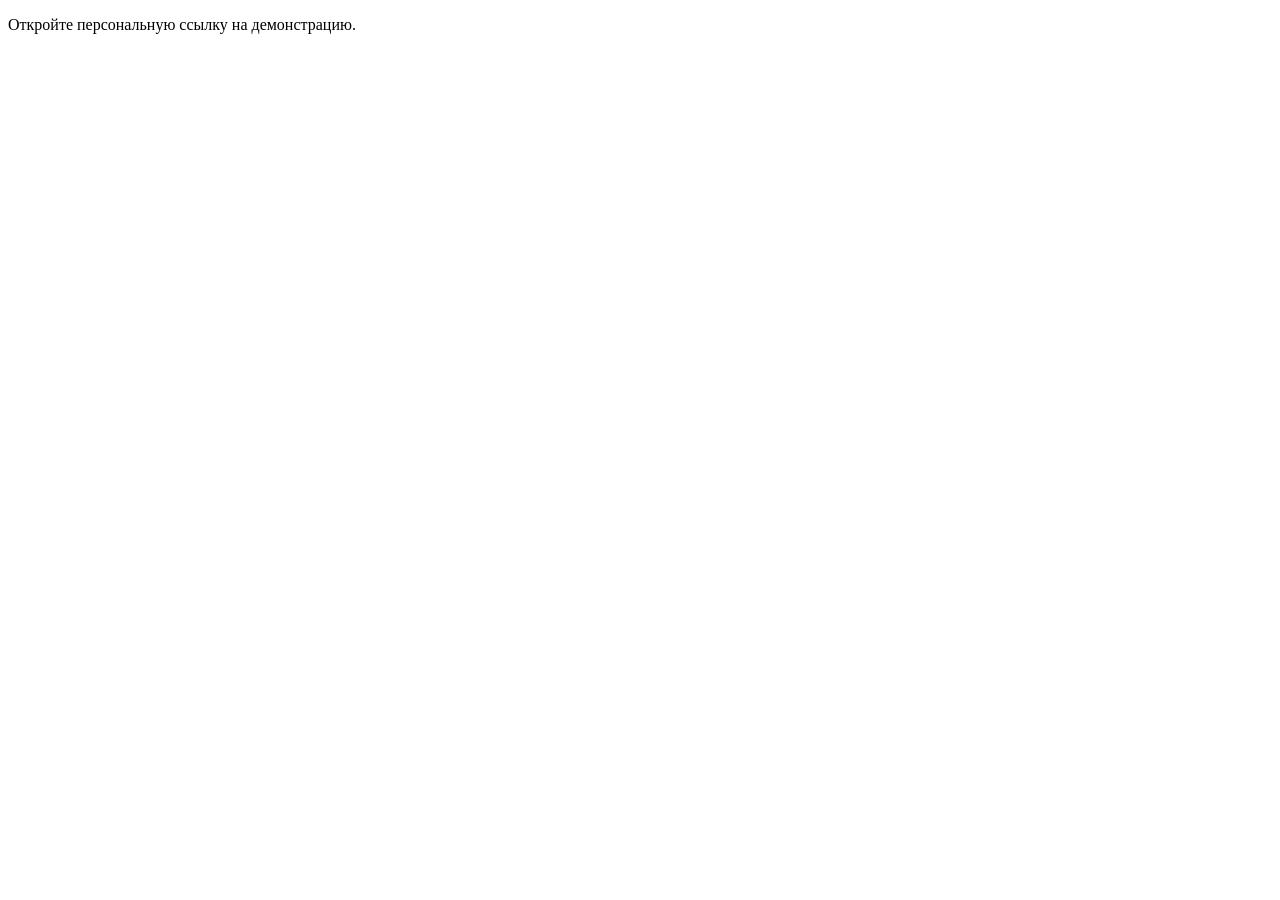
<file: index.html>
<!doctype html><html lang="ru"><meta charset="utf-8"><meta name="robots" content="noindex,nofollow"><title>Демонстрации сайтов</title><body><p>Откройте персональную ссылку на демонстрацию.</p></body></html>
</file>
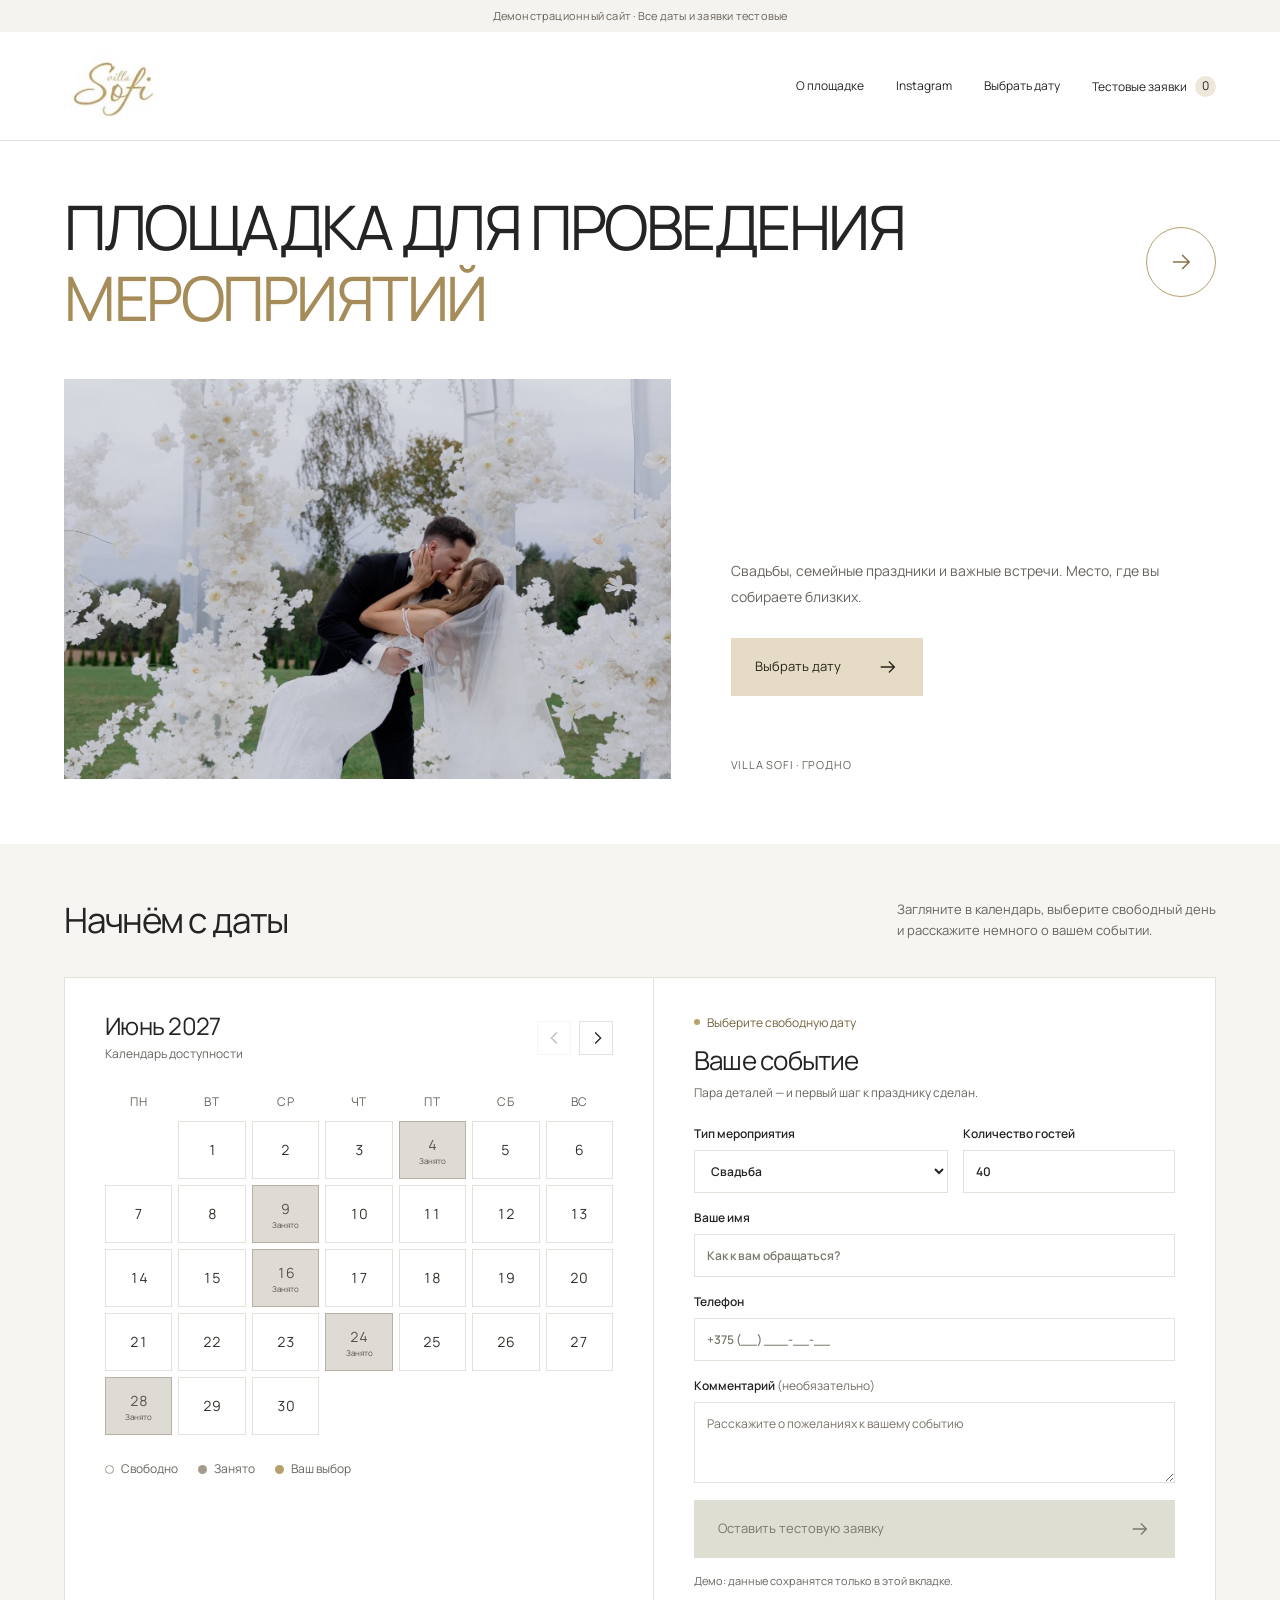
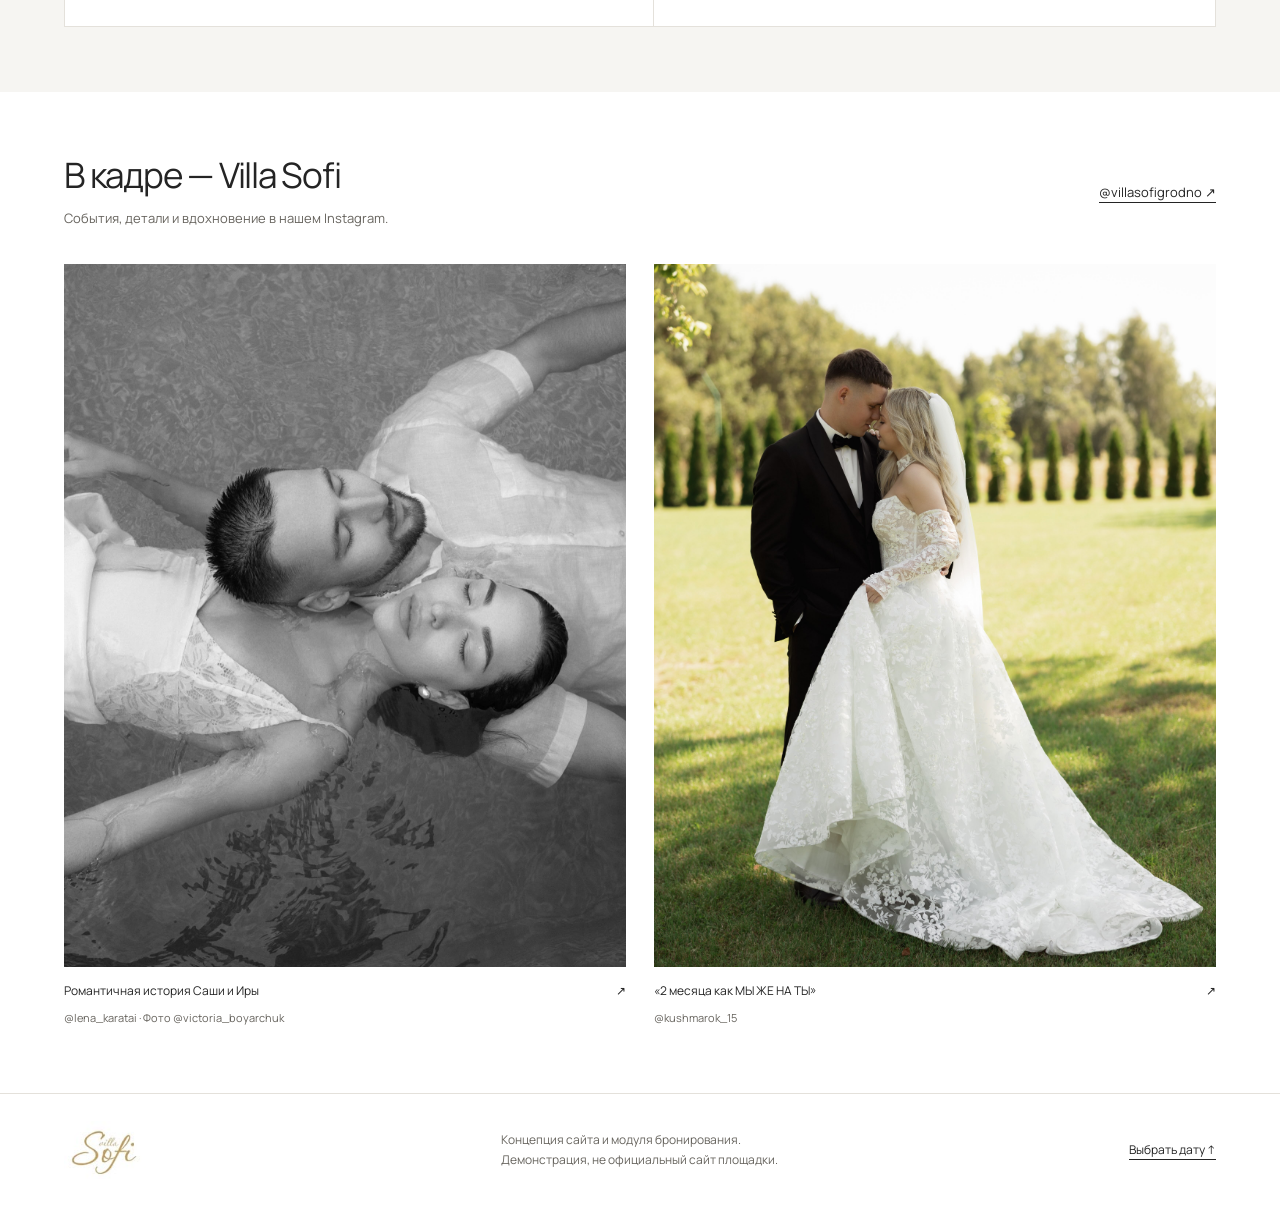
<file: villa-sofi.html>
<!doctype html><html lang="ru"><head><meta charset="utf-8"><meta name="viewport" content="width=device-width,initial-scale=1"><meta name="description" content="Villa Sofi — демонстрация календаря свадебной площадки. Выберите дату и создайте тестовую заявку."><title>Villa Sofi — ваша особенная дата</title><link rel="stylesheet" href="villa-sofi-style.css"><meta name="robots" content="noindex,nofollow"><link rel="stylesheet" href="villa-sofi-brand.css"></head><body>
<div class="demo">Демонстрационный сайт · Все даты и заявки тестовые</div>
<header><a class="brand" href="#"><img src="villa-sofi-logo.png" alt="Villa Sofi" width="114" height="78"></a><nav aria-label="Основная навигация"><a href="#place">О площадке</a><a href="#instagram">Instagram</a><a href="#booking">Выбрать дату</a><button class="text-btn" id="requestsBtn">Тестовые заявки <span id="count">0</span></button></nav></header>
<main><section class="hero" id="place"><div class="hero-title"><h1>Площадка для проведения <em>мероприятий</em></h1><a href="#booking" class="round-link" aria-label="Выбрать дату мероприятия"><svg viewBox="0 0 24 24"><path d="M5 12h14m-6-6 6 6-6 6"/></svg></a></div><div class="hero-bottom"><figure class="hero-photo"><img src="villa-sofi-hero.jpg" alt="Свадебная церемония под белой цветочной аркой в Villa Sofi" fetchpriority="high"></figure><div class="hero-copy"><p>Свадьбы, семейные праздники и важные встречи. Место, где вы собираете близких.</p><a class="primary" href="#booking">Выбрать дату <svg viewBox="0 0 24 24" aria-hidden="true"><path d="M4 12h15m-6-6 6 6-6 6"/></svg></a><div class="hero-note">Villa Sofi · Гродно</div></div></div></section>
<section class="booking" id="booking"><div class="section-head"><h2>Начнём с даты</h2><p>Загляните в календарь, выберите свободный день<br>и расскажите немного о вашем событии.</p></div><div class="booking-grid"><div class="calendar-panel"><div class="cal-top"><div><h3 id="month"></h3><p>Календарь доступности</p></div><div class="arrows"><button id="prev" aria-label="Предыдущий месяц"><svg viewBox="0 0 24 24"><path d="m14 6-6 6 6 6"/></svg></button><button id="next" aria-label="Следующий месяц"><svg viewBox="0 0 24 24"><path d="m10 6 6 6-6 6"/></svg></button></div></div><div class="week" aria-hidden="true"><span>ПН</span><span>ВТ</span><span>СР</span><span>ЧТ</span><span>ПТ</span><span>СБ</span><span>ВС</span></div><div class="days" id="days" role="group" aria-label="Даты месяца"></div><div class="legend"><span><i class="free"></i>Свободно</span><span><i class="busy"></i>Занято</span><span><i class="selected"></i>Ваш выбор</span></div></div>
<div class="form-panel"><div id="formView"><div class="date-status"><span class="status-dot"></span><span id="dateStatus" aria-live="polite">Выберите свободную дату</span></div><h3>Ваше событие</h3><p class="form-intro">Пара деталей — и первый шаг к празднику сделан.</p><form id="bookingForm"><input type="hidden" id="selectedDate"><div class="fields"><label>Тип мероприятия<select name="event" id="event"><option>Свадьба</option><option>Семейный праздник</option><option>День рождения</option><option>Другое мероприятие</option></select></label><label>Количество гостей<input name="guests" type="number" min="1" max="1000" value="40" required inputmode="numeric"></label></div><label>Ваше имя<input name="name" autocomplete="given-name" placeholder="Как к вам обращаться?" required minlength="2" maxlength="80"></label><label>Телефон<input name="phone" type="tel" autocomplete="tel" placeholder="+375 (__) ___-__-__" required maxlength="30"></label><label>Комментарий <span class="optional">(необязательно)</span><textarea name="comment" rows="3" maxlength="1500" placeholder="Расскажите о пожеланиях к вашему событию"></textarea></label><p id="error" role="alert"></p><button type="submit" class="primary submit" id="submit" disabled>Оставить тестовую заявку <svg viewBox="0 0 24 24"><path d="M4 12h15m-6-6 6 6-6 6"/></svg></button><p class="privacy">Демо: данные сохранятся только в этой вкладке.</p></form></div><div id="successView" hidden><div class="success-icon"><svg viewBox="0 0 24 24"><path d="m5 12 4 4L19 6"/></svg></div><h3>Первый шаг сделан</h3><p id="successText"></p><p>Это тестовая заявка. В настоящем сервисе администратор свяжется с вами и подтвердит возможность бронирования.</p><button class="primary" id="again">Выбрать другую дату</button><button class="text-btn" id="viewRequests">Посмотреть тестовые заявки</button></div></div></div></section>
<section class="instagram" id="instagram"><div class="section-head"><div><h2>В кадре — Villa Sofi</h2><p>События, детали и вдохновение в нашем Instagram.</p></div><a href="https://www.instagram.com/villasofigrodno/" target="_blank" rel="noopener">@villasofigrodno ↗</a></div><div class="insta-grid"><a href="https://www.instagram.com/lena_karatai/p/DfAJzBwCOBI/" target="_blank" rel="noopener"><img src="villa-sofi-post-romantic.jpg" alt="Романтичная история Саши и Иры" loading="lazy"><span>Романтичная история Саши и Иры<span>↗</span></span><p class="post-credit">@lena_karatai · Фото @victoria_boyarchuk</p></a><a href="https://www.instagram.com/kushmarok_15/p/DeO2UgpAKRB/" target="_blank" rel="noopener"><img src="villa-sofi-post-together.jpg" alt="«2 месяца как МЫ ЖЕ НА ТЫ»" loading="lazy"><span>«2 месяца как МЫ ЖЕ НА ТЫ»<span>↗</span></span><p class="post-credit">@kushmarok_15</p></a></div></section>
<section id="requests" class="requests" hidden><div class="section-head"><h2>Тестовые заявки</h2><button class="text-btn" id="closeRequests">Закрыть список</button></div><p>Доступны только в текущей вкладке. После её закрытия данные исчезнут.</p><div id="requestList"></div></section></main>
<footer><a class="brand" href="#"><img src="villa-sofi-logo.png" alt="Villa Sofi" width="114" height="78"></a><p>Концепция сайта и модуля бронирования.<br>Демонстрация, не официальный сайт площадки.</p><a href="#booking">Выбрать дату ↑</a></footer><script src="villa-sofi-app.js"></script></body></html>
</file>
<file: villa-sofi-style.css>
@import url('https://fonts.googleapis.com/css2?family=Cormorant+Garamond:ital,wght@0,400;0,500;0,600;1,400;1,500&family=Manrope:wght@400;500;600;700&display=swap');
:root{--paper:#f8f5ef;--ink:#36392d;--muted:#666456;--line:#dcd7cb;--olive:#4b533d;--tint:#ecebdf;--gold:#997c51}*{box-sizing:border-box}html{scroll-behavior:smooth;scroll-padding-top:25px}body{margin:0;background:var(--paper);color:var(--ink);font:14px/1.65 Manrope,Arial,sans-serif}::selection{background:#d5d7bc}a{color:inherit;text-underline-offset:5px}button,input,select{font:inherit}button,a,input,select{-webkit-tap-highlight-color:transparent}button{cursor:pointer}button:disabled{cursor:not-allowed}button:focus-visible,a:focus-visible,input:focus-visible,select:focus-visible{outline:2px solid var(--gold);outline-offset:4px}svg{width:22px;height:22px;fill:none;stroke:currentColor;stroke-width:1.4;flex-shrink:0}h1,h2,h3,p,figure{margin:0}h1,h2,h3{font-family:'Cormorant Garamond',Georgia,serif;font-weight:400;line-height:1.05}em{font-weight:400;color:var(--gold)}.demo{text-align:center;background:#e9e6db;padding:7px 15px;font-size:12px;letter-spacing:.08em;color:#5b5d4c}header{max-width:1400px;padding:25px 5%;margin:auto;display:flex;align-items:center;justify-content:space-between}.brand{font:36px/1 'Cormorant Garamond',Georgia,serif;text-decoration:none;white-space:nowrap}.brand span{display:block;font:8px/1.8 Manrope,sans-serif;text-transform:uppercase;letter-spacing:.2em;text-align:center;margin-top:8px}nav{display:flex;gap:35px;align-items:center;font-size:12px}nav a{text-decoration:none}nav a:hover{text-decoration:underline}.text-btn{border:0;background:none;color:var(--ink);padding:8px 0}.text-btn:hover{text-decoration:underline;text-underline-offset:5px}#count{display:inline-flex;align-items:center;justify-content:center;background:#e9e5d9;border-radius:50%;width:21px;height:21px;font-size:12px;margin-left:6px}.hero{max-width:1400px;margin:auto;display:grid;grid-template-columns:1fr 1fr;padding:10px 5% 60px;align-items:center;min-height:550px}.hero-copy{padding:22px 0 10px}.ornament{font-size:34px;color:var(--gold);margin-bottom:16px}h1{font-size:clamp(48px,5.1vw,75px);letter-spacing:-.025em}h1 em{display:inline-block}.hero-copy p{margin:25px 0 30px;color:var(--muted);font-size:13px;line-height:1.9}.primary{display:inline-flex;justify-content:center;align-items:center;gap:36px;background:var(--olive);border:1px solid var(--olive);color:#fffdf5;padding:16px 23px;font-size:12px;text-decoration:none;transition:background .18s}.primary:hover{background:#353f2b}.primary:disabled{background:#dfded3;border-color:#dfded3;color:#77796b}.hero-note{font-size:12px;text-transform:uppercase;letter-spacing:.13em;margin-top:42px;color:var(--muted)}.hero-photo{height:470px;margin-left:25px;position:relative;overflow:hidden;border-radius:160px 160px 0 0;background:#d8d0bf}.hero-photo img{width:100%;height:100%;object-fit:cover;object-position:50% 60%;filter:brightness(.8)}figcaption{position:absolute;bottom:25px;left:28px;color:white;font:italic 27px 'Cormorant Garamond',serif;text-shadow:0 1px 8px #000}figcaption span{display:block;font:9px Manrope,sans-serif;margin-top:8px}.booking{background:#eeece3;padding:55px max(5%,calc((100vw - 1260px)/2)) 65px;scroll-margin-top:0}.section-head{display:flex;justify-content:space-between;align-items:center;margin-bottom:35px;gap:25px}h2{font-size:49px;letter-spacing:-.02em}.section-head p{font-size:12px;color:var(--muted)}.booking-grid{display:grid;grid-template-columns:1.05fr 1fr;background:#fbf9f4;border:1px solid var(--line)}.calendar-panel{padding:35px 40px;border-right:1px solid var(--line)}.cal-top{display:flex;justify-content:space-between;align-items:center;margin-bottom:28px}.cal-top h3{font-size:31px;text-transform:capitalize}.cal-top p{font-size:12px;color:var(--muted);margin-top:6px}.arrows{display:flex;gap:8px}.arrows button{border:1px solid var(--line);background:transparent;display:grid;place-items:center;width:34px;height:34px;color:var(--ink)}.arrows button:hover:not(:disabled){background:var(--tint)}.arrows button:disabled{opacity:.3}.week,.days{display:grid;grid-template-columns:repeat(7,minmax(0,1fr));gap:6px}.week{font-size:12px;letter-spacing:.06em;text-align:center;margin-bottom:10px;color:var(--muted)}.days button{border:0;min-height:43px;background:#eceee3;color:var(--olive);font-size:12px;font-variant-numeric:tabular-nums;border-radius:2px}.days button:hover:not(:disabled){background:#d8ddc5;box-shadow:inset 0 0 0 1px var(--olive)}.days button:disabled{background:#f0ede6;color:#a19c90;text-decoration:line-through}.days button.chosen{background:var(--olive);color:white}.legend{display:flex;gap:20px;flex-wrap:wrap;margin-top:24px;font-size:12px;color:var(--muted)}.legend span{display:flex;align-items:center;gap:7px}.legend i{height:9px;width:9px;display:inline-block;border-radius:50%}.free{background:#d2d9bd}.busy{background:#cec8ba}.selected{background:var(--olive)}.cal-note{font-size:12px;line-height:1.7;color:var(--muted);margin-top:22px}.form-panel{padding:31px 40px}.date-status{font-size:12px;display:flex;align-items:center;gap:7px;margin-bottom:15px;color:var(--olive)}.status-dot{background:#7c8960;width:6px;height:6px;border-radius:50%}.form-panel h3{font-size:36px}.form-intro{color:var(--muted);font-size:12px;margin:8px 0 22px}label{display:block;font-size:12px;font-weight:600;margin-bottom:15px}input,select{display:block;width:100%;height:43px;background:#fffdf9;border:1px solid var(--line);border-radius:0;color:var(--ink);padding:9px 12px;margin-top:6px;font-size:12px;caret-color:var(--olive)}input::placeholder{color:#7b786c}.fields{display:grid;grid-template-columns:1.2fr 1fr;gap:15px}.submit{width:100%;justify-content:space-between;margin-top:2px}.privacy{font-size:12px;color:var(--muted);margin-top:13px;line-height:1.8}#error{color:#994b35;font-size:12px;margin:8px 0}#successView{padding-top:30px}#successView p{margin:20px 0;color:var(--muted);font-size:12px}#successView .text-btn{display:block;margin-top:10px;font-size:12px}.success-icon{width:47px;height:47px;border:1px solid #abb397;border-radius:50%;display:grid;place-items:center;margin-bottom:25px;color:var(--olive)}.closing{padding:65px 5%;max-width:1400px;margin:auto;display:flex;align-items:center;justify-content:space-between}.closing p{font:42px/1.15 'Cormorant Garamond',Georgia,serif}.closing a{font-size:12px;display:flex;align-items:center;gap:20px}.requests{padding:50px 5%;background:#eeece3}.requests>p{font-size:12px;margin-bottom:20px}.request{padding:20px 0;border-top:1px solid var(--line);display:flex;justify-content:space-between;gap:15px}.request strong{font-weight:600}.request p{font-size:12px;color:var(--muted)}footer{border-top:1px solid var(--line);padding:27px 5%;display:flex;gap:30px;justify-content:space-between;align-items:center}footer .brand{font-size:27px}footer p{font-size:12px;color:var(--muted)}footer>a:last-child{font-size:12px}[hidden]{display:none!important}@media(min-width:1500px){.booking{padding-left:calc((100vw - 1260px)/2);padding-right:calc((100vw - 1260px)/2)}}@media(max-width:800px){header{padding:22px 6%}nav{gap:20px}nav>a:first-child{display:none}.brand{font-size:30px}.hero{padding:10px 6% 40px}.hero-photo{height:410px;margin-left:15px}.hero-copy p br{display:none}h1{font-size:50px}.hero-copy p{max-width:250px}.calendar-panel,.form-panel{padding:25px}.legend{gap:12px}.days button{min-height:38px}.section-head p br{display:none}.section-head p{max-width:290px}}@media(max-width:600px){.demo{font-size:12px}header{padding:20px 6%}.brand{font-size:29px}.brand span{font-size:12px}nav{font-size:12px;gap:14px}nav>a{display:none}nav .text-btn{font-size:12px}.hero{display:flex;flex-direction:column;padding-top:0;align-items:stretch;gap:30px}.hero-copy{padding-top:12px}.ornament{font-size:27px;margin-bottom:8px}h1{font-size:55px}.hero-copy p{max-width:310px;font-size:12px;margin:20px 0}.hero-note{margin-top:22px}.hero-photo{height:310px;margin-left:0;border-radius:140px 140px 0 0}.hero-photo img{object-position:50% 58%}.booking{padding:35px 6% 40px}.section-head{display:block;margin-bottom:25px}h2{font-size:42px}.section-head p{margin-top:15px;font-size:12px}.booking-grid{grid-template-columns:1fr}.calendar-panel{border-right:0;border-bottom:1px solid var(--line);padding:24px 20px}.days{gap:5px}.days button{min-height:39px}.form-panel{padding:25px 20px}.legend{gap:16px;font-size:12px}.closing{display:block;padding:40px 6%}.closing p{font-size:36px}.closing a{margin-top:25px}footer{flex-wrap:wrap;padding:25px 6%;gap:20px}footer p{max-width:200px}footer>a:last-child{width:100%}.request{display:block}.request>p{margin-top:10px}}@media(prefers-reduced-motion:reduce){html{scroll-behavior:auto}*{transition:none!important}}

figcaption{background:rgba(35,38,29,.78);padding:10px 15px;right:20px;left:20px}figcaption span{font-size:11px}.brand span{font-size:8px}.demo{letter-spacing:.02em}.privacy{font-size:11px}label{font-size:12px}
/* Minimal identity: white, charcoal and the logo's warm beige. */
:root{--paper:#fff;--ink:#242424;--muted:#67645e;--line:#e4e1db;--olive:#b7a06d;--tint:#f5f2ec;--gold:#a58c58}body{font-size:14px}.demo{background:#f5f3ef;color:#686157;font-size:11px}header{padding-top:18px;padding-bottom:18px;border-bottom:1px solid var(--line);max-width:1440px}.brand{display:inline-flex;align-items:center}.brand img{width:105px;height:72px;object-fit:contain}nav{gap:32px}nav a,nav button{font-size:12px}.hero{display:block;padding:50px 5% 65px;max-width:1440px;min-height:0}.hero-title{display:flex;gap:45px;align-items:center;justify-content:space-between;margin-bottom:45px}h1{font-family:Manrope,Arial,sans-serif;font-weight:400;text-transform:uppercase;font-size:clamp(38px,4.8vw,70px);line-height:1.16;letter-spacing:-.04em;max-width:1100px}h1 em{font-family:'Cormorant Garamond',Georgia,serif;font-style:normal;font-size:1.12em;color:var(--gold);line-height:1.1}.round-link{width:70px;height:70px;border:1px solid #b7a06d;border-radius:50%;flex-shrink:0;display:grid;place-items:center;color:#8b7448}.round-link svg{width:28px;height:28px}.hero-bottom{display:grid;grid-template-columns:1.25fr 1fr;gap:60px;align-items:end}.hero-photo{height:400px;margin:0;border-radius:0;background:#f0eeeb}.hero-photo img{filter:none;object-position:center 56%;width:100%;height:100%}.hero-copy{padding:0 0 5px}.hero-copy p{margin:0 0 28px;max-width:none;line-height:1.85;font-size:14px}.hero-note{margin-top:60px;font-size:11px;letter-spacing:.07em}.primary{background:#b7a06d;border-color:#b7a06d;color:#211c13;font-size:13px;padding:17px 23px}.primary:hover{background:#a88f5a;border-color:#a88f5a}.booking{background:#f6f5f2;padding-top:55px}.section-head h2{font-family:Manrope,Arial,sans-serif;font-size:35px;font-weight:400;letter-spacing:-.035em}.section-head p{font-size:13px}.booking-grid{background:#fff}.calendar-panel{padding-top:35px}.cal-top h3{font-family:Manrope,Arial,sans-serif;font-size:24px;font-weight:400;letter-spacing:-.03em}.days button{min-height:58px;background:#fff;border:1px solid #e4e1db;color:#34312b;font-size:14px;text-decoration:none;display:flex;flex-direction:column;align-items:center;justify-content:center;line-height:1.3;border-radius:0}.days button:hover:not(:disabled){background:#f5f0e5;box-shadow:inset 0 0 0 1px #a58c58}.days button:disabled{background:#dedbd5;border:1px solid #b7b1a6;color:#57534c;text-decoration:none;opacity:1;cursor:not-allowed}.days button small{display:block;font-size:8px;margin-top:3px;line-height:1}.days button.chosen{background:#b7a06d;color:#211c13;border-color:#a58c58}.legend{font-size:12px;gap:20px}.legend .free{background:#fff;border:1px solid #a49b8c}.legend .busy{background:#a49b8c}.legend .selected{background:#b7a06d}.form-panel h3{font-family:Manrope,Arial,sans-serif;font-size:26px;font-weight:400;letter-spacing:-.03em}.date-status{color:#74613c}.status-dot{background:#b7a06d}.form-intro{font-size:12px}.form-panel{padding:35px 40px}.privacy{font-size:11px}.optional{font-weight:400;color:#716c63}textarea{display:block;width:100%;resize:vertical;min-height:80px;border:1px solid var(--line);background:#fff;padding:11px 12px;margin-top:6px;border-radius:0;font:12px/1.6 Manrope,Arial,sans-serif;color:var(--ink);caret-color:var(--gold)}textarea:focus-visible{outline:2px solid var(--gold);outline-offset:3px}textarea::placeholder{color:#777168}input,select{background:#fff}.instagram{max-width:1440px;margin:auto;padding:65px 5%}.instagram .section-head p{margin-top:14px}.instagram .section-head>a{font-size:13px}.insta-grid{display:grid;grid-template-columns:repeat(3,1fr);gap:24px}.insta-grid>a{text-decoration:none;min-width:0}.insta-grid img{width:100%;aspect-ratio:4/5;object-fit:cover;display:block;background:#f5f3ef}.insta-grid>a>span{display:flex;justify-content:space-between;gap:12px;padding:14px 0;font-size:12px}.insta-grid a:hover img{opacity:.88}.insta-credit{font-size:11px;margin-top:14px;color:var(--muted)}.request-comment{margin-top:10px;white-space:pre-wrap;overflow-wrap:anywhere}footer .brand img{width:85px;height:58px}::selection{background:#e1d5b8;color:#211c13}button:focus-visible,a:focus-visible,input:focus-visible,select:focus-visible{outline-color:#927b4d}#count{background:#eee8db}.success-icon{color:#927b4d;border-color:#b7a06d}
@media(max-width:800px){.hero-bottom{gap:30px}.hero-photo{height:360px}.hero-title{gap:20px}.round-link{width:50px;height:50px}header nav{gap:20px}.calendar-panel,.form-panel{padding:25px}.days button{min-height:54px}.days button small{font-size:7px}.legend{gap:12px;font-size:11px}.instagram .section-head p{max-width:260px}}
@media(max-width:600px){header{padding:10px 6%}.brand img{width:90px;height:62px}nav>a{display:none}nav .text-btn{font-size:11px}.hero{padding:28px 6% 38px}.hero-title{margin-bottom:25px;gap:12px;align-items:end}h1{font-size:34px;letter-spacing:-.04em;max-width:310px}h1 em{font-size:1.05em}.round-link{display:none}.hero-bottom{display:flex;flex-direction:column;align-items:stretch;gap:25px}.hero-photo{height:340px}.hero-photo img{object-position:center 57%}.hero-copy p{font-size:13px;margin-bottom:20px}.hero-copy{padding:0}.hero-note{margin-top:25px}.hero-copy p br{display:initial}.booking{padding:35px 6%}.section-head h2{font-size:29px}.section-head p{font-size:12px}.calendar-panel,.form-panel{padding:24px 16px}.days{gap:4px}.days button{min-height:52px;font-size:13px}.days button small{font-size:7px}.cal-top h3{font-size:22px}.legend{font-size:11px;gap:13px}.instagram{padding:38px 6%}.instagram .section-head>a{display:inline-block;margin-top:18px}.insta-grid{grid-template-columns:repeat(2,minmax(0,1fr));gap:20px 12px}.insta-grid>a:last-child{grid-column:1/-1;max-width:70%;margin:auto}.insta-grid>a>span{font-size:11px}.insta-credit{font-size:11px}.instagram .section-head p{max-width:none}footer p{font-size:11px}footer>a:last-child{font-size:12px}.week{font-size:10px}}

.hero-title h1 em{font-family:inherit;font-size:1em;font-style:normal;font-weight:inherit;line-height:inherit}.primary{background:#e6dcc6;border-color:#e6dcc6;color:#272319}.primary:hover{background:#dbccae;border-color:#dbccae}.insta-grid{grid-template-columns:repeat(2,minmax(0,1fr));gap:28px}.insta-grid img{aspect-ratio:4/5}.post-credit{font-size:11px;color:var(--muted);margin-top:-5px}.insta-grid>a:last-child{grid-column:auto;max-width:none;margin:0}@media(max-width:600px){.insta-grid{grid-template-columns:1fr;gap:28px}.insta-grid img{aspect-ratio:4/5}.insta-grid>a>span{font-size:13px}.hero-title h1 em{font-size:1em}}
/* Compact field focus: a single thin edge, no outer gap. */
#bookingForm input:focus,
#bookingForm select:focus,
#bookingForm textarea:focus{
  border-color:#927b4d;
  outline:1px solid #927b4d;
  outline-offset:-1px;
  box-shadow:none;
}
.form-panel button:focus-visible{
  outline:1px solid #927b4d;
  outline-offset:2px;
}
</file>
<file: villa-sofi-brand.css>
:root{--gold:#a58c58;--olive:#a58c58;}.primary{background:#e6dcc6;border-color:#e6dcc6;}.days button.chosen{background:#e6dcc6;border-color:#a58c58;}
</file>
